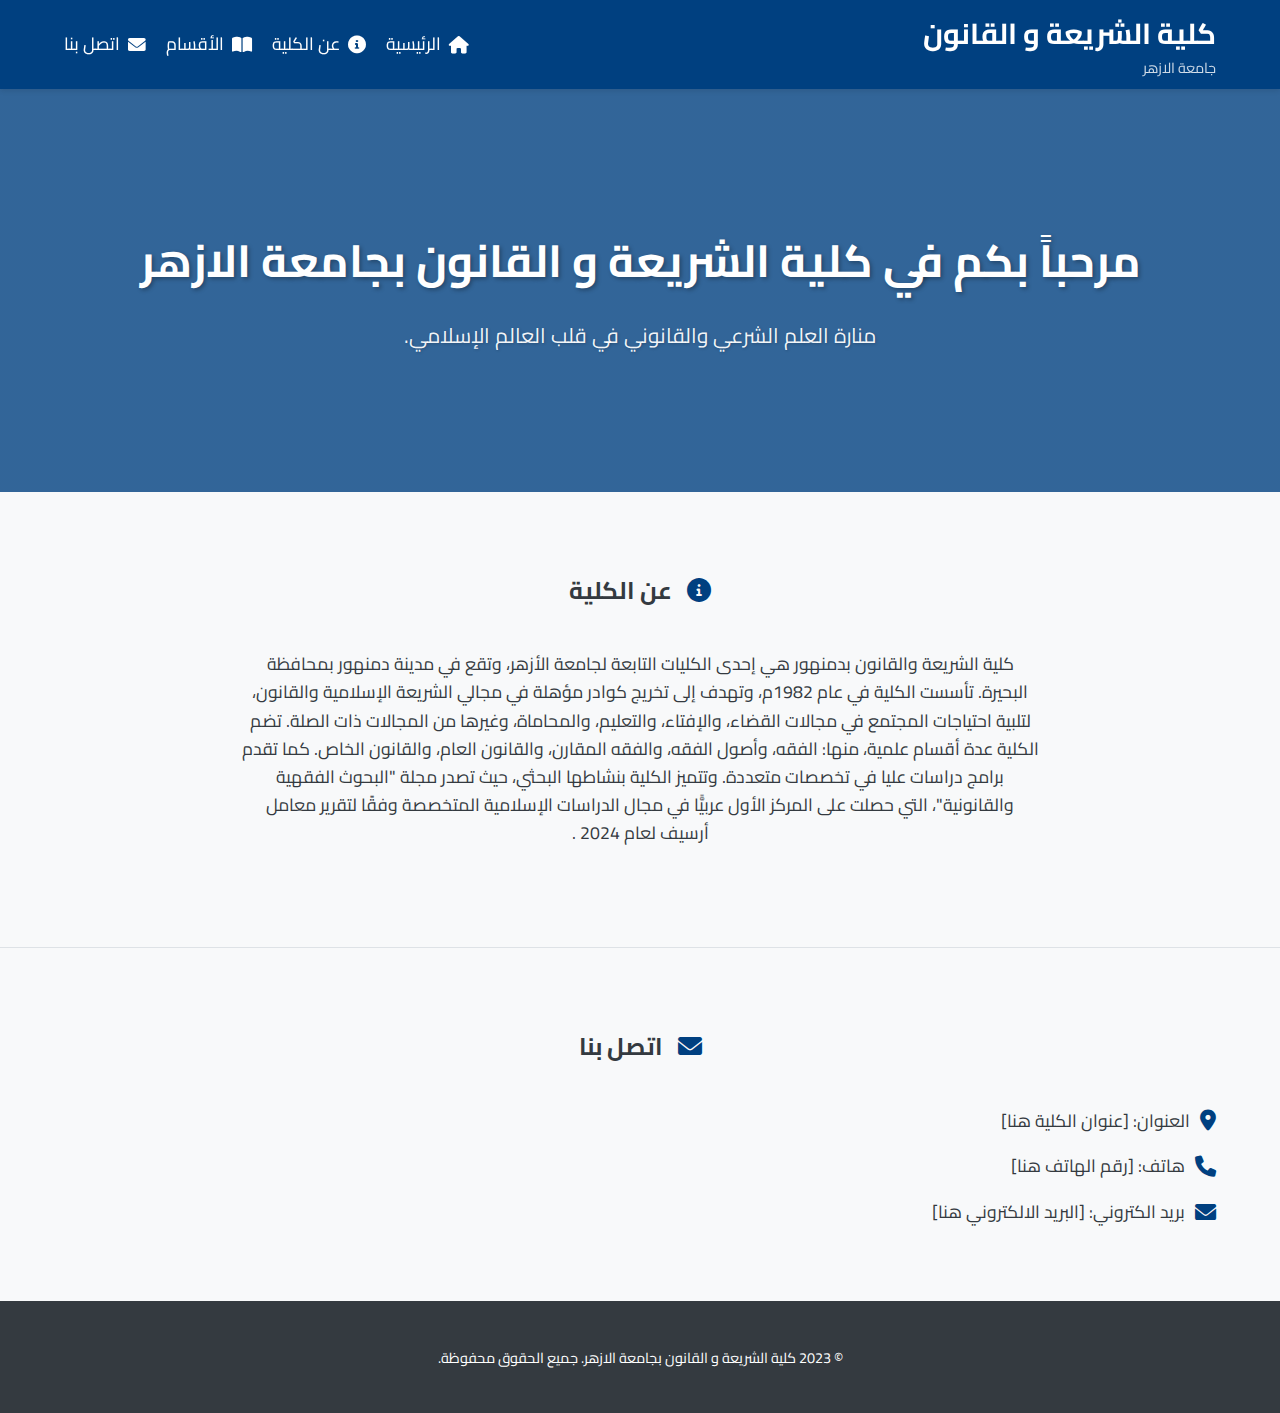
<file: index.html>
<!DOCTYPE html>
<html lang="ar">
<head>
    <meta charset="UTF-8">
    <meta name="viewport" content="width=device-width, initial-scale=1.0">
    <title>كلية الشريعة و القانون بجامعة الازهر</title>
    <link rel="preconnect" href="https://fonts.googleapis.com">
    <link rel="preconnect" href="https://fonts.gstatic.com" crossorigin>
    <link href="https://fonts.googleapis.com/css2?family=Cairo:wght@400;700&display=swap" rel="stylesheet">
    <link rel="stylesheet" href="https://cdnjs.cloudflare.com/ajax/libs/font-awesome/6.0.0/css/all.min.css">
    <link rel="stylesheet" href="style.css">
</head>
<body>

    <header>
        <div class="container">
            <div class="logo">
                <h1>كلية الشريعة و القانون</h1>
                <p>جامعة الازهر</p>
            </div>
            <nav>
                <ul>
                    <li><a href="#hero"><i class="fas fa-home"></i> الرئيسية</a></li>
                    <li><a href="#about"><i class="fas fa-info-circle"></i> عن الكلية</a></li>
                    <li><a href="departments.html"><i class="fas fa-book-open"></i> الأقسام</a></li>
                    <li><a href="#contact"><i class="fas fa-envelope"></i> اتصل بنا</a></li>
                </ul>
            </nav>
            <button class="menu-toggle" aria-label="Toggle navigation">
                <i class="fas fa-bars"></i>
            </button>
        </div>
    </header>

    <main>
        <section id="hero" class="hero">
            <div class="container">
                <h2>مرحباً بكم في كلية الشريعة و القانون بجامعة الازهر</h2>
                <p>منارة العلم الشرعي والقانوني في قلب العالم الإسلامي.</p>
                <!-- Optional: Add a button -->
                <!-- <a href="#admissions" class="btn primary-btn"><i class="fas fa-graduation-cap"></i> شروط القبول</a> -->
            </div>
        </section>

        <section id="about" class="section light-background">
            <div class="container">
                <h2><i class="fas fa-info-circle section-icon"></i> عن الكلية</h2>
                <p class="section-intro">
كلية الشريعة والقانون بدمنهور هي إحدى الكليات التابعة لجامعة الأزهر، وتقع في مدينة دمنهور بمحافظة البحيرة. تأسست الكلية في عام 1982م، وتهدف إلى تخريج كوادر مؤهلة في مجالي الشريعة الإسلامية والقانون، لتلبية احتياجات المجتمع في مجالات القضاء، والإفتاء، والتعليم، والمحاماة، وغيرها من المجالات ذات الصلة.
تضم الكلية عدة أقسام علمية، منها: الفقه، وأصول الفقه، والفقه المقارن، والقانون العام، والقانون الخاص. كما تقدم برامج دراسات عليا في تخصصات متعددة. وتتميز الكلية بنشاطها البحثي، حيث تصدر مجلة "البحوث الفقهية والقانونية"، التي حصلت على المركز الأول عربيًّا في مجال الدراسات الإسلامية المتخصصة وفقًا لتقرير معامل أرسيف لعام 2024 .
                </p>
                <!-- Add more content about the college here -->
            </div>
        </section>

        <section id="contact" class="section light-background">
            <div class="container">
                <h2><i class="fas fa-envelope section-icon"></i> اتصل بنا</h2>
                <div class="contact-info">
                    <p><i class="fas fa-map-marker-alt"></i> العنوان: [عنوان الكلية هنا]</p>
                    <p><i class="fas fa-phone"></i> هاتف: [رقم الهاتف هنا]</p>
                    <p><i class="fas fa-envelope"></i> بريد الكتروني: [البريد الالكتروني هنا]</p>
                    <!-- Add a contact form here if needed -->
                </div>
            </div>
        </section>
    </main>

    <footer>
        <div class="container">
            <p>&copy; 2023 كلية الشريعة و القانون بجامعة الازهر. جميع الحقوق محفوظة.</p>
        </div>
    </footer>

    <script src="main.js"></script>
    <script>
        // Smooth scrolling for navigation links
        document.querySelectorAll('a[href^="#"]').forEach(anchor => {
            anchor.addEventListener('click', function (e) {
                e.preventDefault();

                document.querySelector(this.getAttribute('href')).scrollIntoView({
                    behavior: 'smooth'
                });
            });
        });
    </script>
</body>
</html>
</file>
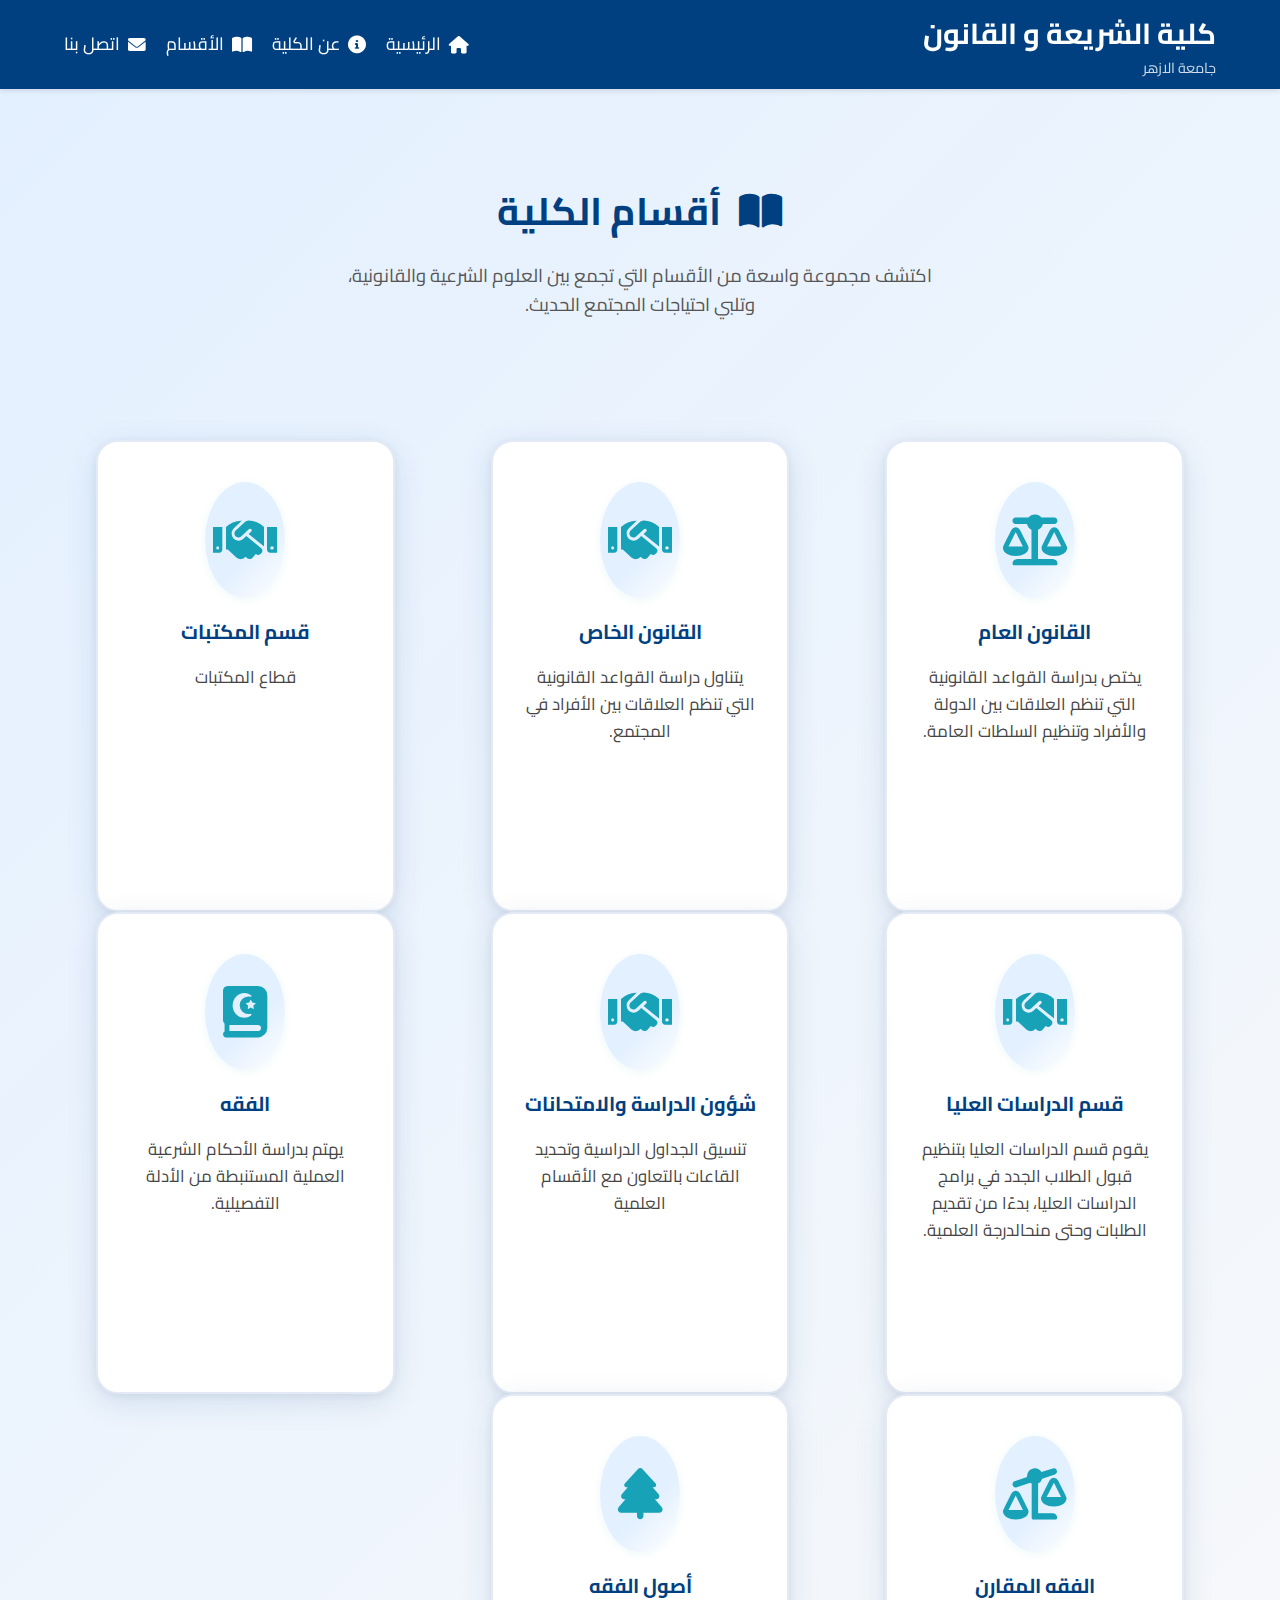
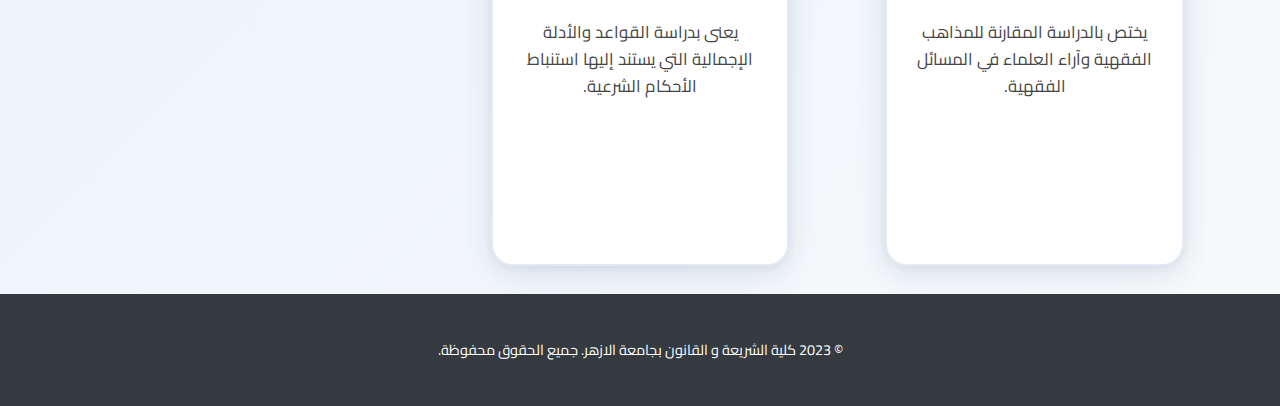
<file: departments.html>
<!DOCTYPE html>
<html lang="ar">

<head>
    <meta charset="UTF-8">
    <meta name="viewport" content="width=device-width, initial-scale=1.0">
    <title>أقسام كلية الشريعة و القانون بجامعة الازهر</title>
    <link rel="preconnect" href="https://fonts.googleapis.com">
    <link rel="preconnect" href="https://fonts.gstatic.com" crossorigin>
    <link href="https://fonts.googleapis.com/css2?family=Cairo:wght@400;700&display=swap" rel="stylesheet">
    <link rel="stylesheet" href="https://cdnjs.cloudflare.com/ajax/libs/font-awesome/6.0.0/css/all.min.css">
    <link rel="stylesheet" href="style.css">
</head>

<body>

    <header>
        <div class="container">
            <div class="logo">
                <h1>كلية الشريعة و القانون</h1>
                <p>جامعة الازهر</p>
            </div>
            <nav>
                <ul>
                    <li><a href="index.html#hero"><i class="fas fa-home"></i> الرئيسية</a></li>
                    <li><a href="main.html#about"><i class="fas fa-info-circle"></i> عن الكلية</a></li>
                    <li><a href="#departments"><i class="fas fa-book-open"></i> الأقسام</a></li>
                    <li><a href="index.html#contact"><i class="fas fa-envelope"></i> اتصل بنا</a></li>
                </ul>
            </nav>
            <button class="menu-toggle" aria-label="Toggle navigation">
                <i class="fas fa-bars"></i>
            </button>
        </div>
    </header>

    <main>
        <section id="departments" class="section departments-section enhanced-bg">
            <div class="container">
                <div class="departments-header">
                    <h2><i class="fas fa-book-open section-icon"></i> أقسام الكلية</h2>
                    <p class="departments-intro">اكتشف مجموعة واسعة من الأقسام التي تجمع بين العلوم الشرعية والقانونية،
                        وتلبي احتياجات المجتمع الحديث.</p>
                </div>
                <div class="departments-grid enhanced-grid">
                    <div class="card department-card enhanced-card">
                        <div class="card-icon enhanced-icon"><i class="fas fa-scale-balanced"></i></div>
                        <div class="card-content">
                            <h3>القانون العام</h3>
                            <p>يختص بدراسة القواعد القانونية التي تنظم العلاقات بين الدولة والأفراد وتنظيم السلطات
                                العامة.</p>
                        </div>
                    </div>
                    <div class="card department-card enhanced-card">
                        <div class="card-icon enhanced-icon"><i class="fas fa-handshake"></i></div>
                        <div class="card-content">
                            <h3>القانون الخاص</h3>
                            <p>يتناول دراسة القواعد القانونية التي تنظم العلاقات بين الأفراد في المجتمع.</p>
                        </div>
                    </div>


                  
                    <div class="card department-card enhanced-card">
                        <div class="card-icon enhanced-icon"><i class="fas fa-handshake"></i></div>
                        <div class="card-content">
                            <h3>قسم المكتبات</h3>
                            <p>قطاع المكتبات</p>
                        </div>
                    </div>
                   

                    <div class="card department-card enhanced-card">
                        <div class="card-icon enhanced-icon"><i class="fas fa-handshake"></i></div>
                        <div class="card-content">
                            <h3>قسم الدراسات العليا</h3>
                            <p>يقوم قسم الدراسات العليا بتنظيم قبول الطلاب الجدد في برامج الدراسات العليا، بدءًا من
                                تقديم الطلبات وحتى منحالدرجة العلمية.</p>
                        </div>
                    </div>


                   <!-- بطاقة قسم شؤون الدراسة والامتحانات -->
                    <div class="card department-card enhanced-card">
                    <div class="card-icon enhanced-icon">
                        <i class="fas fa-handshake"></i>
                    </div>
                    <div class="card-content">
                        <h3>شؤون الدراسة والامتحانات</h3>
                        <p>
                            تنسيق الجداول الدراسية وتحديد القاعات بالتعاون مع الأقسام العلمية          
                        </p>
                    </div>
                    </div>



                    <div class="card department-card enhanced-card">
                        <div class="card-icon enhanced-icon"><i class="fas fa-book-quran"></i></div>
                        <div class="card-content">
                            <h3>الفقه</h3>
                            <p>يهتم بدراسة الأحكام الشرعية العملية المستنبطة من الأدلة التفصيلية.</p>
                        </div>
                    </div>
                    <div class="card department-card enhanced-card">
                        <div class="card-icon enhanced-icon"><i class="fas fa-scale-unbalanced"></i></div>
                        <div class="card-content">
                            <h3>الفقه المقارن</h3>
                            <p>يختص بالدراسة المقارنة للمذاهب الفقهية وآراء العلماء في المسائل الفقهية.</p>
                        </div>
                    </div>
                    <div class="card department-card enhanced-card">
                        <div class="card-icon enhanced-icon"><i class="fas fa-tree"></i></div>
                        <div class="card-content">
                            <h3>أصول الفقه</h3>
                            <p>يعنى بدراسة القواعد والأدلة الإجمالية التي يستند إليها استنباط الأحكام الشرعية.</p>
                        </div>
                    </div>
                </div>
            </div>
        </section>
    </main>

    <!-- Department Modal -->
    <div class="modal" id="departmentModal">
        <div class="modal-content">
            <button class="modal-close">
                <i class="fas fa-times"></i>
            </button>
            <div class="modal-body">
                <h3 class="modal-title"></h3>
                <div class="modal-description"></div>
            </div>
        </div>
    </div>

    <footer>
        <div class="container">
            <p>&copy; 2023 كلية الشريعة و القانون بجامعة الازهر. جميع الحقوق محفوظة.</p>
        </div>
    </footer>

    <script src="main.js"></script>
    <script>
        // Department descriptions
        let departmentDetails = {
            'القانون العام': 'يركز قسم القانون العام على دراسة القواعد القانونية التي تحكم العلاقة بين الدولة والأفراد، ويشمل ذلك القانون الدستوري والإداري والجنائي والمالي. يهدف القسم إلى تخريج كوادر قانونية مؤهلة للعمل في مجالات القضاء والنيابة العامة والاستشارات القانونية الحكومية. كما يهتم القسم بدراسة النظريات والمبادئ الأساسية التي تحكم عمل السلطات العامة في الدولة وعلاقتها بالأفراد والمؤسسات.',
            'القانون الخاص': 'يختص قسم القانون الخاص بدراسة القواعد القانونية التي تنظم العلاقات بين الأفراد والمؤسسات الخاصة. يشمل ذلك القانون المدني والتجاري وقانون العمل والأحوال الشخصية. يركز القسم على تأهيل الطلاب للعمل في مجالات المحاماة والاستشارات القانونية والتحكيم التجاري. كما يهتم بدراسة العقود والالتزامات والحقوق العينية والشخصية.',
            'الفقه': 'يعد قسم الفقه من الأقسام الأساسية في كلية الشريعة والقانون، حيث يهتم بدراسة الأحكام الشرعية العملية المستنبطة من الأدلة التفصيلية. يشمل ذلك دراسة العبادات والمعاملات والأحوال الشخصية من منظور الشريعة الإسلامية. يهدف القسم إلى تخريج علماء متخصصين في الفقه الإسلامي قادرين على الإفتاء والتدريس والبحث العلمي.',
            'الفقه المقارن': 'أعضاء قسم الفقه المقارن بكلية الشريعة والقانون بدمنهور - العام الجامعي 2024/2025\n\nأ.د/ السيد رضوان جمعة\nرئيس القسم، أستاذ الفقه المقارن المتفرغ بالكلية\nوعضو اللجنة العلمية الدائمة، القسم الأسبق\nوترقية الأساتذة والأساتذة المساعدين\n\nأ.د/ محمد فتح الله النشار\nرئيس القسم الأسبق، أستاذ الفقه المقارن المتفرغ\nووكيل الكلية الأسبق\n\nأ.د/ علي علي غاشي\nرئيس القسم، أستاذ الفقه المقارن المتفرغ\nوعضو الجمعية المصرية للاقتصاد، الأسبق\n\nأ.د/ محمد عبد المقصود داود\nأستاذ الفقه المقارن المتفرغ بالكلية\nوعميد كلية الدراسات الإسلامية بالجامعة المصرية (سابقًا – مبارك) بكفر الشيخ\n\nأ.د/ بلال حامد إبراهيم\nرئيس القسم، أستاذ الفقه المقارن المتفرغ بالكلية\nووكيل الكلية الأسبق\n\nأ.و/ أحمد أنور المهندس\nأستاذ مساعد الفقه المقارن، ورئيس قسم\nوعضو لجنة الفتوى بالجامعة الأزهرية سابقًا\n\nد/ إبراهيم سليمان السيد\nيدرس الفقه المقارن\n\nد/ محمد صبحي المتبولي\nيدرس الفقه المقارن\nوعضو لجنة الفتوى بالجامعة الأزهرية\n\nد/ رياض محمد حجاج\nيدرس الفقه المقارن\nوعضو لجنة الفتوى بالجامعة الأزهرية\n\nد/ أشرف عبد السلام كلالي\nيدرس الفقه المقارن\n\nد/ إنصاف إبراهيم خضر\nيدرس الفقه المقارن\n\nد/ حسين إبراهيم رياض\nيدرس الفقه المقارن\n\nو/ رضا علوي يوسف\nمعيد، يدرس الفقه المقارن\n\nو.و/ عبد الرحيم أحمد فؤاد النصابي\nمعيد، يدرس الفقه المقارن',
            'أصول الفقه': 'يعتبر قسم أصول الفقه من أهم الأقسام العلمية في الكلية، حيث يختص بدراسة القواعد والأدلة الإجمالية التي يبنى عليها استنباط الأحكام الشرعية. يهدف القسم إلى تأهيل الطلاب في فهم مناهج الاستنباط وطرق الاستدلال وقواعد التفسير والترجيح. كما يهتم بدراسة مقاصد الشريعة وأصول التشريع الإسلامي.',
            'قسم الدراسات العليا': '',
            'قسم المكتبات': '',
            'شؤون الدراسة والامتحانات': ''
        };


        fetch('deps/derasat_3lya.txt')
        .then(response => response.text())
        .then(text => {
            departmentDetails['قسم الدراسات العليا'] = text;
        });

         fetch('deps/maktabat.txt')
        .then(response => response.text())
        .then(text => {
            departmentDetails['قسم المكتبات'] = text;
        });

         fetch('deps/sho2oon_drasa.txt')
        .then(response => response.text())
        .then(text => {
            departmentDetails['شؤون الدراسة والامتحانات'] = text;
        });

        // Modal functionality
        const modal = document.getElementById('departmentModal');
        const modalTitle = modal.querySelector('.modal-title');
        const modalDescription = modal.querySelector('.modal-description');
        const modalClose = modal.querySelector('.modal-close');

        // Add click handlers to department cards
        document.querySelectorAll('.department-card').forEach(card => {
            card.addEventListener('click', function () {
                const title = this.querySelector('h3').textContent;
                modalTitle.textContent = title;
                modalDescription.textContent = departmentDetails[title];
                modal.classList.add('show');
                document.body.style.overflow = 'hidden';
            });
        });

        // Close modal handlers
        modalClose.addEventListener('click', closeModal);
        modal.addEventListener('click', function (e) {
            if (e.target === modal) {
                closeModal();
            }
        });

        function closeModal() {
            modal.classList.remove('show');
            document.body.style.overflow = 'auto';
        }

        // Escape key closes modal
        document.addEventListener('keydown', function (e) {
            if (e.key === 'Escape' && modal.classList.contains('show')) {
                closeModal();
            }
        });

        // Smooth scrolling for navigation links
        document.querySelectorAll('a[href^="#"]').forEach(anchor => {
            anchor.addEventListener('click', function (e) {
                e.preventDefault();
                document.querySelector(this.getAttribute('href')).scrollIntoView({
                    behavior: 'smooth'
                });
            });
        });
    </script>
</body>

</html>
</file>
<file: style.css>
:root {
    --primary-color: #004080; /* Dark Blue - Azhar official color hint */
    --secondary-color: #FFC107; /* Amber - Complementary */
    --accent-color: #17A2B8; /* Cyan - For highlights */
    --text-color: #343A40; /* Dark Gray */
    --background-color: #F8F9FA; /* Light Gray Background */
    --card-background: #FFFFFF; /* White for cards */
    --border-color: #DEE2E6; /* Light Gray Border */
    --success-color: #28A745; /* Green for success */
    --danger-color: #DC3545; /* Red for danger */
    --card-shadow: 0 4px 8px rgba(0, 0, 0, 0.1);
    --card-hover-shadow: 0 8px 16px rgba(0, 0, 0, 0.2);
}

body {
    font-family: 'Cairo', sans-serif; /* Using Cairo font */
    line-height: 1.6; /* Improved line height */
    margin: 0;
    padding: 0;
    background-color: var(--background-color);
    color: var(--text-color);
    direction: rtl; /* Right-to-left for Arabic */
    unicode-bidi: embed;
    overflow-x: hidden; /* Prevent horizontal scroll */
}

.container {
    width: 90%;
    max-width: 1200px;
    margin: 0 auto;
    padding: 0 15px;
}

a {
    text-decoration: none;
    color: var(--primary-color);
    transition: color 0.3s ease;
}

a:hover {
    color: var(--secondary-color);
}

h1, h2, h3, h4, h5, h6 {
    color: var(--text-color);
    margin-bottom: 15px;
}

/* Header Styles */
header {
    background: var(--primary-color);
    color: var(--card-background);
    padding: 10px 0;
    box-shadow: 0 2px 5px rgba(0,0,0,0.1);
    position: sticky;
    top: 0;
    z-index: 1000;
}

header .container {
    display: flex;
    justify-content: space-between;
    align-items: center;
    flex-wrap: wrap;
}

.logo h1 {
    color: var(--card-background);
    margin: 0;
    font-size: 1.8em;
}

.logo p {
    margin: 0;
    font-size: 0.9em;
    color: rgba(255, 255, 255, 0.8);
}

nav ul {
    list-style: none;
    padding: 0;
    margin: 0;
    display: flex;
}

nav ul li {
    margin-left: 20px;
}

nav ul li:last-child {
    margin-left: 0;
}

nav ul li a {
    color: var(--card-background);
    font-size: 1.1em;
    padding: 5px 0;
    transition: color 0.3s ease;
    display: flex;
    align-items: center;
}

nav ul li a i {
    margin-left: 8px;
}

nav ul li a:hover {
    color: var(--secondary-color);
}

.menu-toggle {
    display: none;
    background: none;
    border: none;
    color: var(--card-background);
    font-size: 1.8em;
    cursor: pointer;
}

/* Hero Section */
.hero {
    background: linear-gradient(rgba(0, 64, 128, 0.8), rgba(0, 64, 128, 0.8)), url('https://via.placeholder.com/1200x600/004080/FFFFFF?text=Al-Azhar+University') no-repeat center center/cover; /* Example background */
    color: var(--card-background);
    text-align: center;
    padding: 100px 0;
}

.hero h2 {
    color: var(--card-background);
    font-size: 2.8em;
    margin-bottom: 20px;
    text-shadow: 2px 2px 4px rgba(0,0,0,0.3);
}

.hero p {
    font-size: 1.3em;
    margin-bottom: 40px;
    color: rgba(255, 255, 255, 0.95);
    text-shadow: 1px 1px 3px rgba(0,0,0,0.2);
}

.btn {
    display: inline-block;
    background: var(--secondary-color);
    color: var(--primary-color);
    padding: 12px 25px;
    border-radius: 5px;
    font-size: 1.1em;
    transition: background 0.3s ease, color 0.3s ease;
    font-weight: bold;
}

.btn i {
    margin-left: 8px;
}

.btn:hover {
    background: var(--primary-color);
    color: var(--secondary-color);
}

.primary-btn {
    background: var(--primary-color);
    color: var(--card-background);
}

.primary-btn:hover {
    background: var(--accent-color);
    color: var(--text-color);
}

/* Section Styles */
.section {
    padding: 60px 0;
    border-bottom: 1px solid var(--border-color);
}

.section:last-child {
    border-bottom: none;
}

.section h2 {
    text-align: center;
    margin-bottom: 40px;
    position: relative;
}

.section h2 .section-icon {
    color: var(--primary-color);
    margin-left: 10px;
}

.section-intro {
    text-align: center;
    margin-bottom: 40px;
    font-size: 1.1em;
    color: var(--text-color);
    max-width: 800px;
    margin-left: auto;
    margin-right: auto;
}

.light-background {
    background-color: var(--background-color);
}

/* Card Styles */
.card {
    background: var(--card-background);
    padding: 30px;
    border-radius: 8px;
    box-shadow: var(--card-shadow);
    transition: transform 0.3s ease, box-shadow 0.3s ease;
    height: 100%; /* Ensure cards in grids have equal height */
    display: flex;
    flex-direction: column;
}

.card:hover {
    transform: translateY(-5px);
    box-shadow: var(--card-hover-shadow);
}

.card-icon {
    font-size: 3em;
    color: var(--primary-color);
    margin-bottom: 20px;
    text-align: center;
}

.card-content {
    flex-grow: 1; /* Allow content to fill available space */
}

.card-content h3 {
    margin-top: 0;
    margin-bottom: 10px;
    text-align: center;
    color: var(--text-color);
}

.card-content p {
    font-size: 1em;
    color: var(--text-color);
}


/* About Section Specifics */
.about-grid {
    display: grid;
    grid-template-columns: repeat(auto-fit, minmax(280px, 1fr));
    gap: 30px;
    text-align: center;
}

.about-item i {
     font-size: 3em;
     color: var(--primary-color);
     margin-bottom: 15px;
}

.about-item h3 {
     margin-bottom: 10px;
}

/* Departments Section Specifics */
.departments-list {
    display: grid;
    grid-template-columns: repeat(auto-fit, minmax(250px, 1fr));
    gap: 20px;
}

.department-card .card-icon {
    color: var(--accent-color);
}


/* Admissions Section Specifics */
.admissions-list {
    list-style: none;
    padding: 0;
    margin-bottom: 30px;
}

.admissions-list li {
    margin-bottom: 15px;
    font-size: 1.1em;
    display: flex;
    align-items: center;
}

.admissions-list li i {
    color: var(--success-color);
    margin-left: 10px;
    font-size: 1.2em;
}

/* News Section Specifics */
.news-grid {
    display: grid;
    grid-template-columns: repeat(auto-fit, minmax(300px, 1fr));
    gap: 30px;
}

.news-item {
    display: flex;
    flex-direction: column;
}

.news-item img {
    width: 100%;
    height: 200px; /* Fixed height for images */
    object-fit: cover;
    border-top-left-radius: 8px;
    border-top-right-radius: 8px;
}

.news-item .card-content {
     padding-top: 0;
}

.news-item h3 {
    margin-top: 15px;
}

.news-item a {
    display: inline-block;
    margin-top: 15px;
    font-weight: bold;
}

/* Contact Section Specifics */
.contact-info {
    margin-top: 20px;
    font-size: 1.1em;
}

.contact-info p {
    margin-bottom: 15px;
    display: flex;
    align-items: center;
}

.contact-info i {
    color: var(--primary-color);
    margin-left: 10px;
    font-size: 1.2em;
}

/* Footer Styles */
footer {
    background: var(--text-color);
    color: var(--card-background);
    text-align: center;
    padding: 30px 0;
    font-size: 0.9em;
}

footer a {
    color: var(--accent-color);
}

/* Enhanced Departments Section Styles */
.departments-section.enhanced-bg {
    background: linear-gradient(135deg, #e3f0ff 0%, #f8f9fa 100%);
    position: relative;
    overflow: hidden;
}

.departments-header {
    text-align: center;
    margin-bottom: 40px;
    position: relative;
    z-index: 1;
}
.departments-header h2 {
    font-size: 2.4em;
    color: var(--primary-color);
    margin-bottom: 10px;
    letter-spacing: 1px;
}
.departments-header .section-icon {
    color: var(--accent-color);
    margin-left: 10px;
}
.departments-intro {
    color: #555;
    font-size: 1.15em;
    margin-bottom: 0;
    max-width: 600px;
    margin-left: auto;
    margin-right: auto;
}

.departments-grid.enhanced-grid {
    display: grid;
    grid-template-columns: repeat(auto-fit, minmax(270px, 1fr));
    gap: 80px 64px; /* Further increased vertical and horizontal gap */
    z-index: 1;
    position: relative;
    padding: 64px 32px; /* Increased padding */
    margin: 0 -16px; /* Negative margin to offset card margins */
}

.enhanced-card {
    background: var(--card-background);
    border-radius: 22px;
    box-shadow: 0 8px 32px rgba(0,64,128,0.12), 0 2px 8px rgba(0,0,0,0.06);
    transition: transform 0.4s cubic-bezier(.4,2,.6,1), box-shadow 0.4s cubic-bezier(.4,2,.6,1);
    border: 2px solid #e3eaf5;
    position: relative;
    overflow: hidden;
    min-height: 280px;
    display: flex;
    flex-direction: column;
    align-items: center;
    justify-content: flex-start;
    margin: 16px; /* Increased margin all around */
    padding: 40px 28px 36px 28px;
    cursor: pointer;
}

.enhanced-card:hover {
    transform: translateY(-12px) scale(1.03); /* Reduced transform to prevent overlap */
    box-shadow: 0 24px 56px rgba(0,64,128,0.18), 0 4px 16px rgba(0,0,0,0.10);
    border-color: var(--accent-color);
}
.enhanced-icon {
    font-size: 3.2em;
    color: var(--accent-color);
    margin-bottom: 18px;
    background: linear-gradient(135deg, #e3f0ff 60%, #fff 100%);
    border-radius: 50%;
    padding: 18px 0;
    width: 80px;
    height: 80px;
    display: flex;
    align-items: center;
    justify-content: center;
    box-shadow: 0 2px 8px rgba(23,162,184,0.08);
    transition: background 0.3s, color 0.3s;
}
.enhanced-card:hover .enhanced-icon {
    background: linear-gradient(135deg, #17A2B8 60%, #e3f0ff 100%);
    color: #fff;
}
.enhanced-card .card-content {
    text-align: center;
    flex-grow: 1;
}
.enhanced-card .card-content h3 {
    color: var(--primary-color);
    font-size: 1.25em;
    margin-bottom: 10px;
    margin-top: 0;
    font-weight: bold;
    letter-spacing: 0.5px;
}
.enhanced-card .card-content p {
    color: #444;
    font-size: 1.05em;
    margin-bottom: 0;
}

@media (max-width: 768px) {
    .departments-header h2 {
        font-size: 1.5em;
    }
    .departments-intro {
        font-size: 1em;
    }
    .enhanced-card {
        padding: 20px 10px 18px 10px;
        min-height: 200px;
    }
    .enhanced-icon {
        font-size: 2em;
        width: 56px;
        height: 56px;
        padding: 10px 0;
    }
}

@media (max-width: 480px) {
    .departments-header h2 {
        font-size: 1.1em;
    }
    .departments-intro {
        font-size: 0.9em;
    }
    .enhanced-card {
        padding: 12px 4px 10px 4px;
        min-height: 140px;
    }
    .enhanced-icon {
        font-size: 1.2em;
        width: 36px;
        height: 36px;
        padding: 4px 0;
    }
}

/* Responsive Design */
@media (max-width: 992px) {
    .hero h2 {
        font-size: 2.2em;
    }

    .hero p {
        font-size: 1.1em;
    }

    .section h2 {
        font-size: 2em;
    }
}

@media (max-width: 768px) {
    header .container {
        flex-direction: column;
        text-align: center;
    }

    header nav ul {
        flex-direction: column;
        margin-top: 20px;
        display: none;
        width: 100%;
        background: var(--primary-color);
        position: absolute;
        top: 70px; /* Adjust based on header height */
        left: 0;
        right: 0;
        padding: 10px 0;
        box-shadow: 0 2px 5px rgba(0,0,0,0.1);
    }

     header nav ul li {
        margin: 10px 0;
     }

    header nav ul.show {
        display: flex;
    }

    .menu-toggle {
        display: block;
    }

    .hero {
        padding: 60px 0;
    }

    .hero h2 {
        font-size: 1.8em;
    }

    .hero p {
        font-size: 1em;
    }

    .section {
        padding: 40px 0;
    }

    .section h2 {
        font-size: 1.6em;
    }

    .card {
        padding: 20px;
    }

    .card-icon {
        font-size: 2.5em;
        margin-bottom: 15px;
    }

     .admissions-list li {
        font-size: 1em;
     }
}

@media (max-width: 480px) {
    .hero h2 {
        font-size: 1.5em;
    }

    .hero p {
        font-size: 0.9em;
    }

    .btn {
        padding: 10px 20px;
        font-size: 1em;
    }

    .section h2 {
        font-size: 1.4em;
    }

    .section-intro {
        font-size: 1em;
    }

    .card {
        padding: 15px;
    }

    .card-icon {
        font-size: 2em;
        margin-bottom: 10px;
    }

    .card-content h3 {
        font-size: 1.1em;
    }

    .card-content p {
        font-size: 0.9em;
    }

    .contact-info p,
    .admissions-list li {
        font-size: 0.9em;
    }
}

/* Modal Styles */
.modal {
    display: none;
    position: fixed;
    top: 0;
    left: 0;
    width: 100%;
    height: 100%;
    background-color: rgba(0, 0, 0, 0.5);
    z-index: 1000;
    opacity: 0;
    transition: opacity 0.3s ease-in-out;
}

.modal.show {
    display: flex;
    justify-content: center;
    align-items: center;
    opacity: 1;
}

.modal-content {
    background: var(--card-background);
    width: 90%;
    max-width: 800px;
    max-height: 85vh;
    border-radius: 15px;
    position: relative;
    padding: 2rem;
    transform: translateY(-20px);
    transition: transform 0.3s ease-in-out;
    box-shadow: 0 10px 40px rgba(0,0,0,0.2);
    border: 1px solid rgba(0,64,128,0.1);
    overflow: hidden;
    display: flex;
    flex-direction: column;
}

.modal-body {
    margin-top: 1rem;
    overflow-y: auto;
    padding-right: 1rem;
    max-height: calc(85vh - 120px);
}

.modal-title {
    color: var(--primary-color);
    font-size: 2em;
    margin-bottom: 1.5rem;
    text-align: center;
    padding: 0.5rem;
    border-bottom: 2px solid var(--accent-color);
}

.modal-description {
    font-size: 1.1em;
    line-height: 1.8;
    color: var(--text-color);
    text-align: justify;
    padding: 0 1rem 2rem 1rem;
    white-space: pre-line;
}

.modal-close {
    position: absolute;
    top: 1rem;
    left: 1rem;
    background: none;
    border: none;
    font-size: 1.5rem;
    color: var(--text-color);
    cursor: pointer;
    width: 40px;
    height: 40px;
    border-radius: 50%;
    display: flex;
    align-items: center;
    justify-content: center;
    transition: all 0.3s ease;
}

.modal-close:hover {
    background: rgba(0,0,0,0.1);
    color: var(--danger-color);
}

@media (max-width: 768px) {
    .modal-content {
        width: 95%;
        padding: 1.5rem;
        max-height: 90vh;
    }
    .modal-body {
        max-height: calc(90vh - 100px);
    }
    .modal-title {
        font-size: 1.5em;
        margin-bottom: 1rem;
    }
    .modal-description {
        font-size: 1em;
        padding: 0 0.5rem 1rem 0.5rem;
    }
}

/* Utility Classes */
.text-center {
    text-align: center;
}
.text-right {
    text-align: right;
}
.text-left {
    text-align: left;
}
.text-uppercase {
    text-transform: uppercase;
}
.text-bold {
    font-weight: bold;
}
.text-muted {
    color: rgba(0, 0, 0, 0.5);
}
.text-success {
    color: var(--success-color);
}
.text-danger {
    color: var(--danger-color);
}
/* Flexbox Utilities */
.flex {
    display: flex;
}
.flex-column {
    flex-direction: column;
}
.flex-row {
    flex-direction: row;
}
.flex-wrap {
    flex-wrap: wrap;
}
.flex-center {
    justify-content: center;
    align-items: center;
}
/* Grid Utilities */
.grid {
    display: grid;
}
</file>
